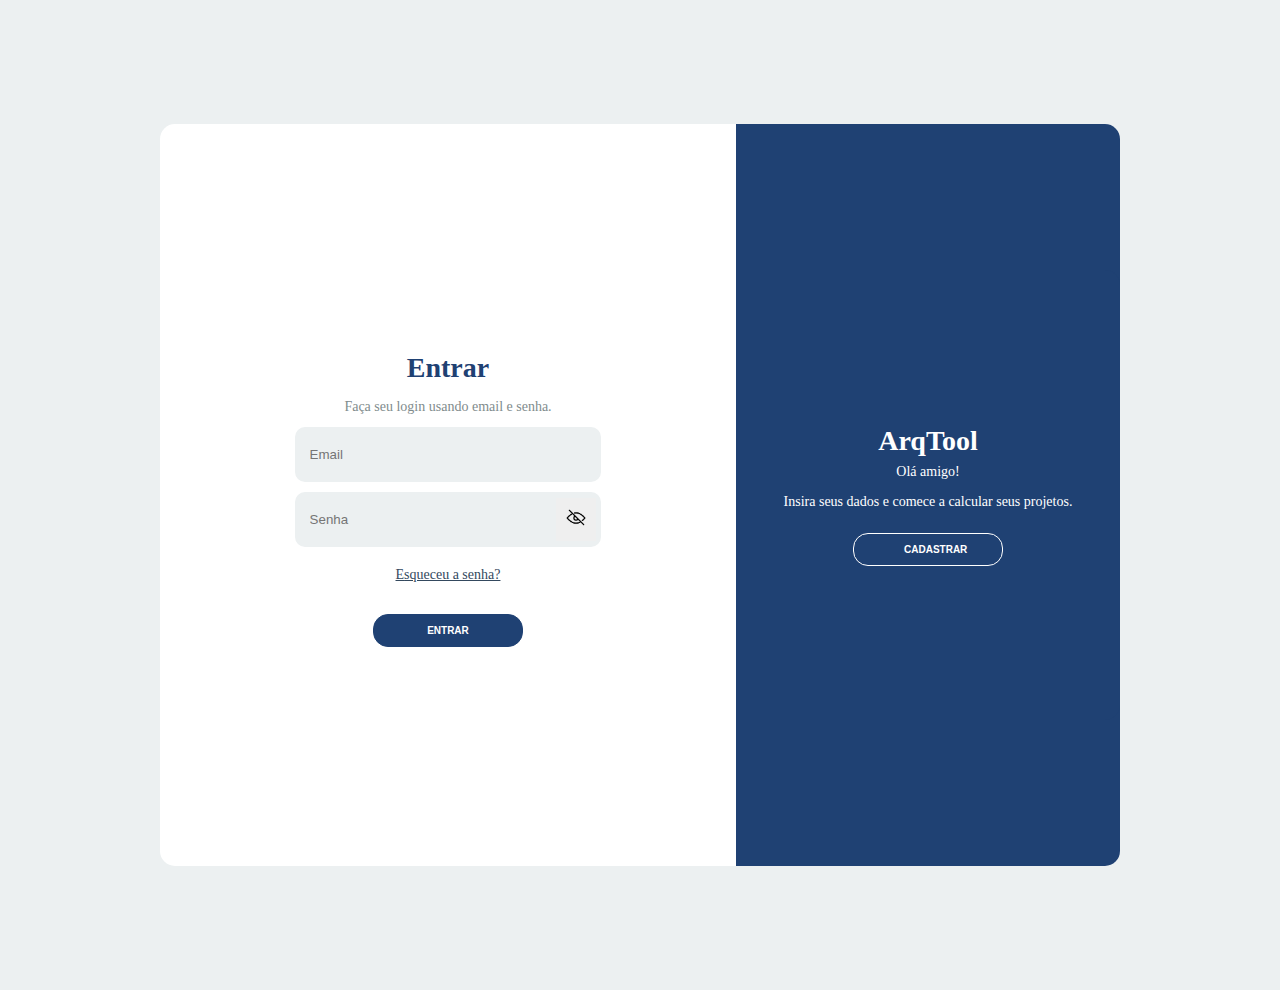
<file: index.html>
<!DOCTYPE html>
<html lang="en">

<head>
    <meta charset="UTF-8">
    <meta name="viewport" content="width=device-width, initial-scale=1.0">
    <title>Login</title>
    <link rel="icon" href="./assets/logo.png" type="image/png">
    <link rel="stylesheet" href="./login-registro/autenticacao.css">
</head>

<body class="sign-in-js">

    <div class="container">
        <div class="content first-content">
            <div class="first-column">
                <h2 class="title title-primary">ArqTool</h2>
                <p class="description description-primary">Bem-vindo de volta!</p>
                <p class="description description-primary">Acesse sua conta agora mesmo.</p>
                <button onclick="irParaLogin()" id="signin" class="btn btn-primary">ENTRAR</button>
            </div>

            <div class="second-column">
                <h2 class="title title-second">Cadastrar</h2>
                <div class="form">
                    <label class="label-input" for="">
                        <i class="far fa-user icon-modify"></i>
                        <input id="nomeCompletoR" type="text" placeholder="Nome e Sobrenome">
                    </label>

                    <label class="label-input" for="">
                        <i class="far fa-envelope icon-modify"></i>
                        <input id="emailR" type="email" placeholder="Email">
                    </label>
                    <label class="label-input" for="">
                        <i class="fas fa-lock icon-modify"></i>
                        <input id="dataNascimentoR" oninput="formatarDataNascimento(this)" type="text" placeholder="Data de nascimento">
                    </label>

                    <label class="label-input" for="">
                        <i class="fas fa-lock icon-modify"></i>
                        <input id="telefoneR" oninput="formatarTelefone(this)" type="tel" placeholder="Telefone">
                    </label>

                    <label class="label-input" for="">
                        <i class="fas fa-lock icon-modify"></i>
                        <input id="senhaR" type="password" placeholder="Senha">
                        <button class="btnTgR" type="button" onclick="toggleVisibilityR('senhaR', 'confirmacaoSenhaR')"
                            tabindex="-1">
                            <img class="fechadoR" src="./assets/olho-fechado.png" alt="olho fechado">
                        </button>
                    </label>

                    <label class="label-input" for="">
                        <i class="fas fa-lock icon-modify"></i>
                        <input id="confirmacaoSenhaR" type="password" placeholder="Confirmação da senha">
                        <button class="btnTgR" type="button" onclick="toggleVisibilityR('senhaR', 'confirmacaoSenhaR')"
                            tabindex="-1">
                            <img class="fechadoR" src="./assets/olho-fechado.png" alt="olho fechado">
                        </button>
                    </label>

                    <button onclick="registro()" class="btn btn-second">CADASTRAR</button>
                </div>
            </div><!-- second column -->
        </div><!-- first content -->
        <div class="content second-content">
            <div class="first-column">
                <h2 class="title title-primary">ArqTool</h2>
                <p class="description description-primary">Olá amigo!</p>
                <p class="description description-primary">Insira seus dados e comece a calcular seus projetos.</p>
                <button onclick="irParaRegistro()" id="signup" class="btn btn-primary">CADASTRAR</button>
            </div>
            <div class="second-column">
                <h2 class="title title-second">Entrar</h2>
                <p class="description description-second">Faça seu login usando email e senha.</p>
                <div class="form">

                    <label class="label-input" for="">
                        <i class="far fa-envelope icon-modify"></i>
                        <input id="emailL" type="email" placeholder="Email">
                    </label>

                    <label class="label-input" for="">
                        <i class="fas fa-lock icon-modify"></i>
                        <input id="senhaL" type="password" placeholder="Senha">
                        <button class="btnTgL" type="button" onclick="toggleVisibilityL()" tabindex="-1">
                            <img class="fechadoL" src="./assets/olho-fechado.png" alt="olho fechado">
                        </button>
                    </label>

                    <a class="password" onclick="irParaRecuperarSenha()">Esqueceu a senha?</a>
                    <button onclick="login()" class="btn btn-second">ENTRAR</button>
                </div>
            </div><!-- second column -->
        </div><!-- second-content -->

        <script src="login-registro/login-registro.js"></script>
</body>

</html>
</file>
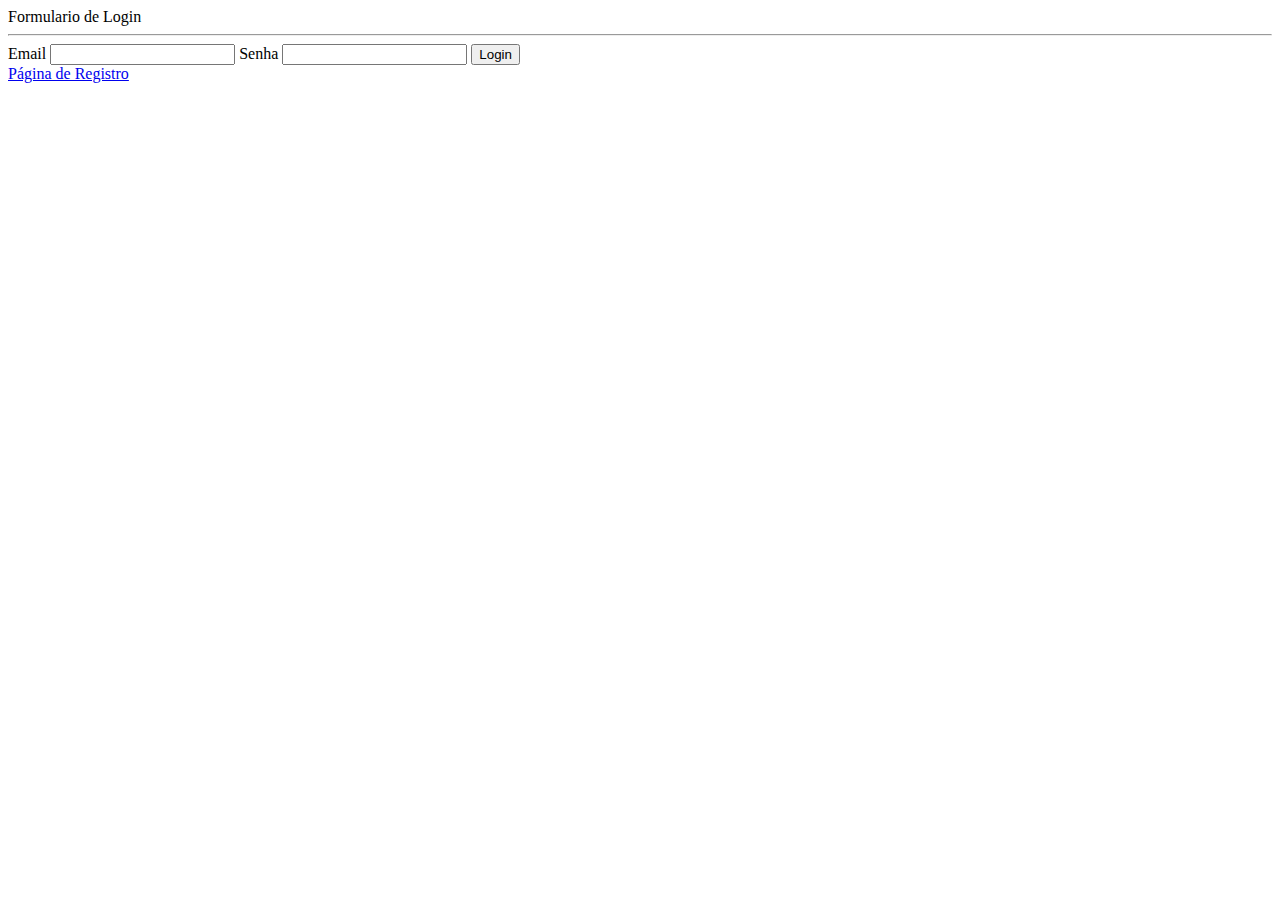
<file: login/index.html>
<!DOCTYPE html>
<html lang="en">

<head>
    <meta charset="UTF-8">
    <meta name="viewport" content="width=device-width, initial-scale=1.0">
    <title>Document</title>
</head>

<body>
    

    <div>
        Formulario de Login
        <hr />

        Email
        <input type="text" id="email"></input>
        Senha
        <input type="text" id="senha"></input>

        <button onclick="login()">Login</button>
    </div>
    
    <a href="../registro/registro.html">Página de Registro</a>
    <script src="login.js"></script>
</body>

</html>
</file>
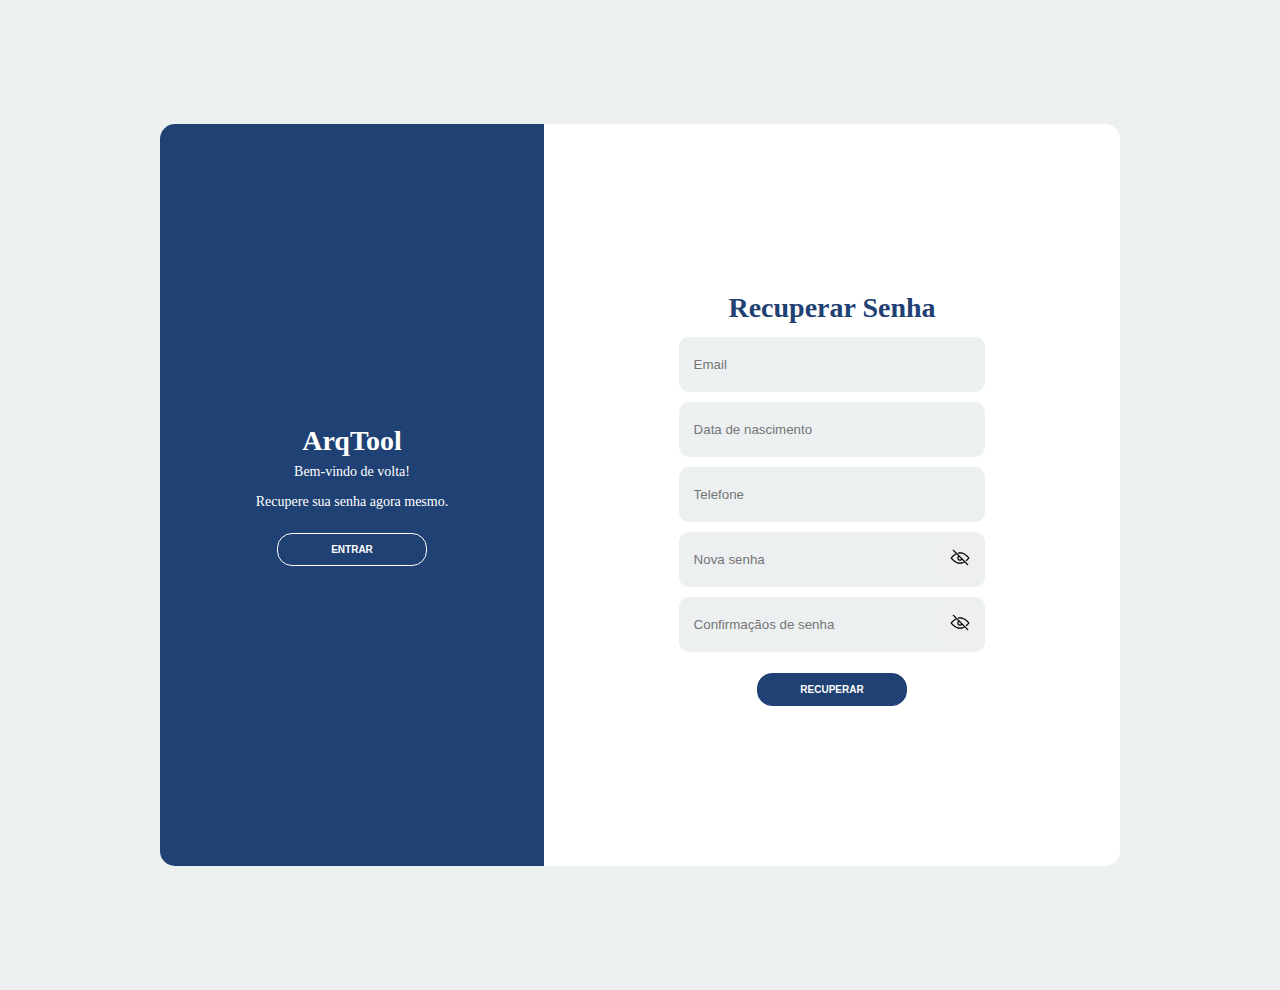
<file: recupere-sua-senha/recupere-sua-senha.html>
<!DOCTYPE html>
<html lang="en">

<head>
    <meta charset="UTF-8">
    <meta name="viewport" content="width=device-width, initial-scale=1.0">
    <title>Recuperar a Senha</title>
    <link rel="icon" href="../assets/logo.png" type="image/png">
    <link rel="stylesheet" href="../login-registro/autenticacao.css">
</head>

<body>

    <div class="container">
        <div class="content first-content">

            <div class="first-column">
                <h2 class="title title-primary">ArqTool</h2>
                <p class="description description-primary">Bem-vindo de volta!</p>
                <p class="description description-primary">Recupere sua senha agora mesmo.</p>
                <button onclick="retornarParaLogin()" class="btn btn-primary">Entrar</button>
            </div>

            <div class="second-column">
                <h2 class="title title-second">Recuperar senha</h2>
                <form class="form">
                    <label class="label-input" for="">
                        <i class="far fa-user icon-modify"></i>
                        <input id="email" type="email" placeholder="Email">
                    </label>

                    <label class="label-input" for="">
                        <i class="far fa-user icon-modify"></i>
                        <input id="dataNascimento" type="text" placeholder="Data de nascimento">
                    </label>

                    <label class="label-input" for="">
                        <i class="far fa-user icon-modify"></i>
                        <input id="telefone" type="text" placeholder="Telefone">
                    </label>

                    <label class="label-input" for="">
                        <i class="far fa-user icon-modify"></i>
                        <input id="senha" type="password" placeholder="Nova senha">
                        <button class="btnTgR" type="button" onclick="toggleVisibility()" tabindex="-1">
                            <img class="fechadoR" src="../assets/olho-fechado.png" alt="olho fechado">
                        </button>
                    </label>

                    <label class="label-input" for="">
                        <i class="far fa-user icon-modify"></i>
                        <input id="confirmacaoSenha" type="password" placeholder="Confirmaçãos de senha">
                        <button class="btnTgR" type="button" onclick="toggleVisibility()" tabindex="-1">
                            <img class="fechadoR" src="../assets/olho-fechado.png" alt="olho fechado">
                        </button>
                    </label>

                    <button onclick="recuperarSenha()" class="btn btn-second">Recuperar</button>
                </form>
            </div> <!-- second column -->
        </div> <!-- first content -->
    </div>

    </div>

    <script src="recupere-sua-senha.js"></script>
</body>

</html>
</file>
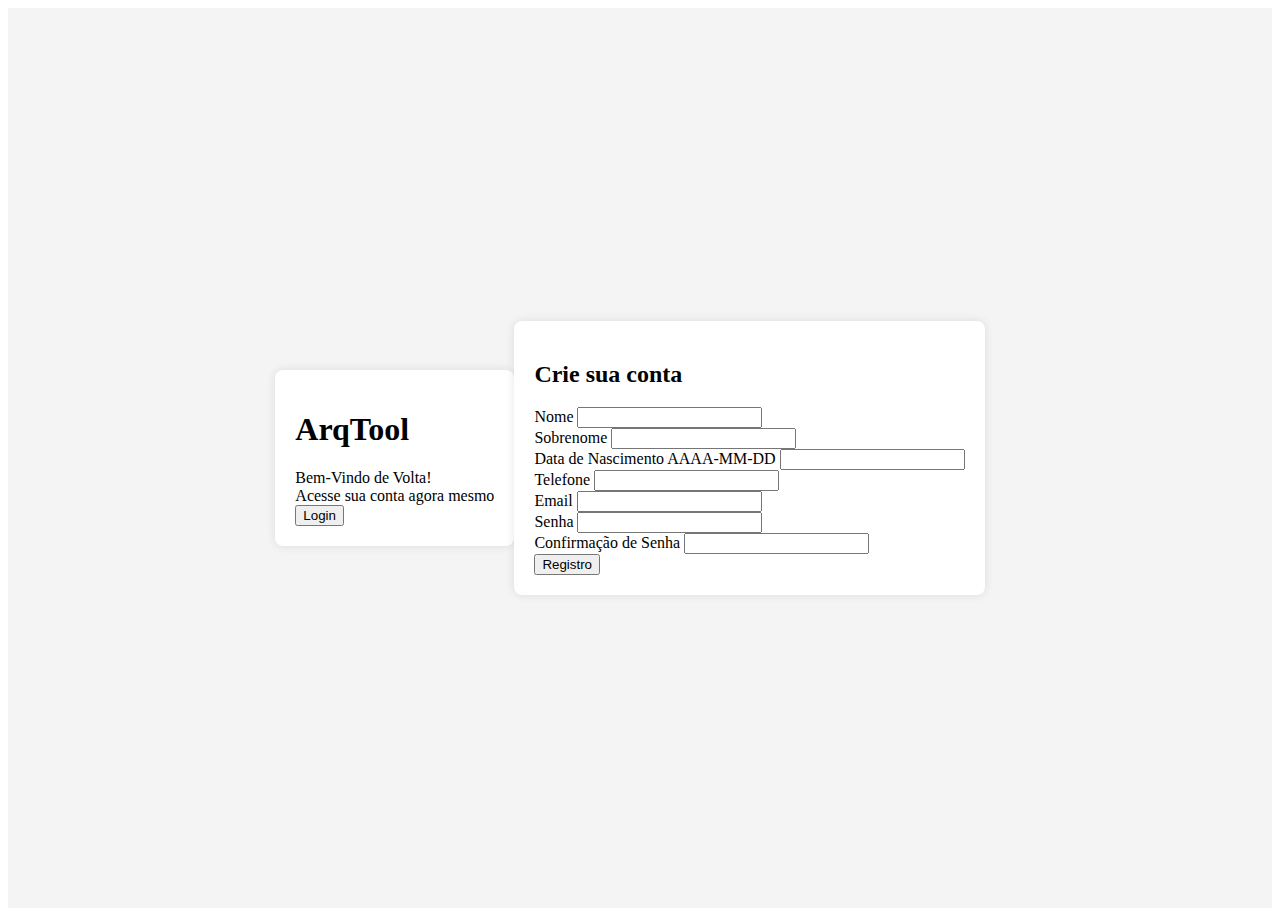
<file: registro/registro.html>
<!DOCTYPE html>
<html lang="en">
<head>
    <meta charset="UTF-8">
    <meta name="viewport" content="width=device-width, initial-scale=1.0">
    <title>Registro</title>
    <link rel="stylesheet" href="./registro.css">
    <link rel="icon" href="../assets/logo.png" type="image/png">
</head>
<body>
    
    <div class="container">

        <div class="info">
            <h1 class="info-title">ArqTool</h1>
        
            <div class="greeting">
                <div class="greeting-title">Bem-Vindo de Volta!</div>
                
                <div class="greeting-description">
                    <div>Acesse sua conta agora mesmo</div>
                </div>
            </div>
        
            <button class="register-button" onClick="irParaLogin()">Login</button>
        </div>

        <div class="registration-form">
            <h2>Crie sua conta</h2>
        
            <div class="form-group">
                <label for="nome">Nome</label>
                <input type="text" id="nome">
            </div>
        
            <div class="form-group">
                <label for="sobrenome">Sobrenome</label>
                <input type="text" id="sobrenome">
            </div>
        
            <div class="form-group">
                <label for="dataNascimento">Data de Nascimento AAAA-MM-DD</label>
                <input type="text" id="dataNascimento">
            </div>
        
            <div class="form-group">
                <label for="telefone">Telefone</label>
                <input type="text" id="telefone">
            </div>
        
            <div class="form-group">
                <label for="email">Email</label>
                <input type="text" id="email">
            </div>
        
            <div class="form-group">
                <label for="senha">Senha</label>
                <input type="password" id="senha">
            </div>
        
            <div class="form-group">
                <label for="confirmacaoSenha">Confirmação de Senha</label>
                <input type="password" id="confirmacaoSenha">
            </div>
        
            <button onclick="registro()">Registro</button>
        </div>    

    </div>

    <script src="registro.js"></script>
</body>
</html>
</file>
<file: login-registro/autenticacao.css>
@import url('https://fonts.googleapis.com/css2?family=Roboto&display=swap');
* {
    margin: 0;
    padding: 0;
    box-sizing: border-box;
}

.fechadoR {
    width: 30px;  /* Ajuste a largura desejada */
    height: auto; /* Mantém a proporção da imagem */
}

.fechadoL {
    width: 30px;  /* Ajuste a largura desejada */
    height: auto; /* Mantém a proporção da imagem */
}

.btnTgR {
    border: none;
}

.btnTgL {
    border: none;
}

.container {
    display: flex;
    justify-content: center;
    align-items: center;
    height: 110vh;
    background-color: #ecf0f1;
}
.content {
    background-color: #fff;
    border-radius: 15px;
    width: 960px;
    height: 50%;
    justify-content: space-between;
    align-items: center;
    position: relative;
}
.content::before {
    content: "";
    position: absolute;
    background-color: #1F4173;
    width: 40%;
    height: 100%;
    border-top-left-radius: 15px;
    border-bottom-left-radius: 15px;


    left: 0;
}
.title {
    font-size: 28px;
    font-weight: bold;
    text-transform: capitalize;
}
.title-primary {
    color: #fff;
}
.title-second {
    color: #1F4173;
    margin: 8px;
}
.description {
    font-size: 14px;
    font-weight: 300;
    line-height: 30px;
}
.description-primary {
    color: #fff;
}
.description-second {
    color: #7f8c8d;
}
.btn {
    border-radius: 15px;
    text-transform: uppercase;
    color: #fff;
    font-size: 10px;
    padding: 10px 50px;
    cursor: pointer;
    font-weight: bold;
    width: 150px;
    align-self: center;
    border: none;
    margin-top: 1rem;
}
.btn-primary {
    background-color: transparent;
    border: 1px solid #fff;
    transition: background-color .5s;
   position: relative;
  align-items: center;
  justify-content: center;
        
        
}
.btn-primary:hover {
    background-color: #fff;
    color: #1F4173;
}
.btn-second {
    background-color: #1F4173;
    border: 1px solid #1F4173;
    transition: background-color .5s;
    display: flex;
    align-items: center;
    justify-content: center;
}
.btn-second:hover {
    background-color: #fff;
    border: 1px solid #1F4173;
    color: #1F4173;
}
.first-content {
    height: 75%;
    display: flex;
}
.first-content .second-column {
    z-index: 11;
}
.first-column {
    text-align: center;
    width: 40%;
    z-index: 10;
}
.second-column {
    width: 60%;
    display: flex;
    flex-direction: column;
    align-items: center;
    
}

.fechadoR {
    border: none;
    height: 20px;
    width: 20px;
    margin: 10px;
}

.fechadoL {
    border: none;
    height: 20px;
    width: 20px;
    margin: 10px;

}

.social-media {
    margin: 1rem 0;
}
.link-social-media:not(:first-child){
    margin-left: 10px;
}
.link-social-media .item-social-media {
    transition: background-color .5s;
}
.link-social-media:hover .item-social-media{
    background-color: #1F4173;
    color: #fff;
    border-color: #1F4173;
}
.list-social-media {
    display: flex;
    list-style-type: none;
}
.item-social-media {
    border: 1px solid #bdc3c7;
    border-radius: 50%;
    width: 35px;
    height: 35px;
    line-height: 35px;
    text-align: center;
    color: #95a5a6;
}
.form {
    display: flex;
    flex-direction: column;
    width: 55%;
}
.form input {
    height: 45px;
    width: 100%;
    border: none;
    background-color: #ecf0f1;
}
input:-webkit-autofill 
{    
    -webkit-box-shadow: 0 0 0px 1000px #ecf0f1 inset !important;
    -webkit-text-fill-color: #000 !important;
}
.label-input {
    background-color: #ecf0f1;
    display: flex;
    align-items: center;
    margin: 5px;
    border-radius: 10px; /* arredondando as bordas */
    padding: 5px; /* espaço interno para conteúdo */
    
    
}
.icon-modify {
    color: #7f8c8d;
    padding: 0 5px;
}

/* second content*/

.second-content {
    position: absolute;
    display: flex;
}
.second-content .first-column {
    order: 2;
    z-index: -1;
}
.second-content .second-column {
    order: 1;
    z-index: -1;
}
.password {
    color: #34495e;
    font-size: 14px;
    margin: 15px 0;
    text-align: center;
    cursor: pointer; 
    text-decoration: underline; 
}
.password::first-letter {
    text-transform: capitalize;
}



.sign-in-js .first-content .first-column {
    z-index: -1;
}

.sign-in-js .second-content .second-column {
    z-index: 11;
}
.sign-in-js .second-content .first-column {
    z-index: 13;
}

.sign-in-js .content::before {
    left: 60%;
    border-top-left-radius: 0;
    border-bottom-left-radius: 0;
    border-top-right-radius: 15px;
    border-bottom-right-radius: 15px;
    animation: slidein 0.3s ease-in-out; /* Alterado para ease-in-out */

    z-index: 12;
}

.sign-up-js .content::before {
    animation: slideout 0.3s ease-in-out; /* Alterado para ease-in-out */

    z-index: 12;
}

@keyframes slidein {
    from {
        left: 0;
    }
    to {
        left: 10%;
    }
}

@keyframes slideout {
    from {
        left: 10%;
    }
    to {
        left: 0;
    }
}

.sign-up-js .second-content .first-column,
.sign-up-js .second-content .second-column {
    z-index: -1;
}

.sign-up-js .first-content .second-column {
    z-index: 11;
}

.sign-up-js .first-content .first-column {
    z-index: 13;    
}


/* DESLOCAMENTO CONTEÚDO ATRÁS DO CONTENT:BEFORE*/
.sign-in-js .first-content .second-column {

    z-index: -1;
    position: relative;
    animation: deslocamentoEsq 0.1s; /*MODIFIQUEI DE 3s PARA 1.3s*/
}

.sign-up-js .second-content .second-column {
    position: relative;
    z-index: -1;
    animation: deslocamentoDir 0.1s; /*MODIFIQUEI DE 3s PARA 1.3s*/
}

/*ANIMAÇÃOO CSS PARA O CONTEÚDO*/

@keyframes deslocamentoEsq {

    from {
        left: 0;
        opacity: 1;
        z-index: 12;
    }

    25% {
        left: -80px;
        opacity: .5;
        /* z-index: 12; NÃO HÁ NECESSIDADE */
    }

    50% {
        left: -100px;
        opacity: .2;
        /* z-index: 12; NÃO HÁ NECESSIDADE */
    }

    to {
        left: -110px;
        opacity: 0;
        z-index: -1;
    }
}


@keyframes deslocamentoDir {

    from {
        left: 0;
        z-index: 12;
    }

    25% {
        left: 80px;
        /* z-index: 12;  NÃO HÁ NECESSIDADE*/
    }

    50% {
        left: 100px;
        /* z-index: 12; NÃO HÁ NECESSIDADE*/
        /* background-color: yellow;  Exemplo que dei no vídeo*/
    }

    to {
        left: 110px;
        z-index: -1;
    }
}


/*ANIMAÇÃO CSS*/

@keyframes slidein {

    from {
        left: 0;
        width: 40%;
    }

    25% {
        left: 5%;
        width: 50%;
    }

    50% {
        left: 25%;
        width: 60%;
    }

    75% {
        left: 45%;
        width: 50%;
    }

    to {
        left: 60%;
        width: 40%;
    }
}

@keyframes slideout {

    from {
        left: 60%;
        width: 40%;
    }

    25% {
        left: 45%;
        width: 50%;
    }

    50% {
        left: 25%;
        width: 60%;
    }

    75% {
        left: 5%;
        width: 50%;
    }

    to {
        left: 0;
        width: 40%;
    }
}

/*VERSÃO MOBILE*/
@media screen and (max-width: 1040px) {
    .content {
        width: 100%;
        height: 100%;
    }

    .content::before {
        width: 100%;
        height: 40%;
        top: 0;
        border-radius: 0;
    }
    .first-content, .second-content {
        flex-direction: column;
        justify-content: space-around;
    }

    .first-column, .second-column {
        width: 100%;
    }
    
    .sign-in-js .content::before {
        top: 60%;
        left: 0;
        border-radius: 0;

    }

    .form {
        width: 90%;
    }
    
    /* ANIMAÇÃO MOBILE CSS*/

    @keyframes deslocamentoEsq {

        from {
            top: 0;
            opacity: 1;
            z-index: 12;
        }
    
        25% {
            top: -80px;
            opacity: .5;
            /* z-index: 12; NÃO HÁ NECESSIDADE */
        }
    
        50% {
            top: -100px;
            opacity: .2;
            /* z-index: 12; NÃO HÁ NECESSIDADE */
        }
    
        to {
            top: -110px;
            opacity: 0;
            z-index: -1;
        }
    }
    
    
    @keyframes deslocamentoDir {
    
        from {
            top: 0;
            z-index: 12;
        }
    
        25% {
            top: 80px;
            /* z-index: 12;  NÃO HÁ NECESSIDADE*/
        }
    
        50% {
            top: 100px;
            /* z-index: 12; NÃO HÁ NECESSIDADE*/
            /* background-color: yellow;  Exemplo que dei no vídeo*/
        }
    
        to {
            top: 110px;
            z-index: -1;
        }
    }
    
    
    
    @keyframes slidein {
    
        from {
            top: 0;
            height: 40%;
        }
    
        25% {
            top: 5%;
            height: 50%;
        }
    
        50% {
            top: 25%;
            height: 60%;
        }
    
        75% {
            top: 45%;
            height: 50%;
        }
    
        to {
            top: 60%;
            height: 40%;
        }
    }
    
    @keyframes slideout {
    
        from {
            top: 60%;
            height: 40%;
        }
    
        25% {
            top: 45%;
            height: 50%;
        }
    
        50% {
            top: 25%;
            height: 60%;
        }
    
        75% {
            top: 5%;
            height: 50%;
        }
    
        to {
            top: 0;
            height: 40%;
        }
    }
   
}

@media screen and (max-width: 740px) {
    .form {
        width: 50%;
    }
}

@media screen and (max-width: 425px) {
    .form {
        width: 100%;
    }
}
</file>
<file: registro/registro.css>
/* Centralizar conteúdo na página */
.container {
    display: flex;
    justify-content: center;
    align-items: center;
    height: 100vh;
    background-color: #f4f4f4; /* Cor de fundo de exemplo */
}

/* Estilo para o formulário de login */
.registration-form {
    background-color: #ffffff; /* Cor de fundo do formulário */
    padding: 20px;
    border-radius: 8px;
    box-shadow: 0px 0px 10px rgba(0, 0, 0, 0.1); /* Sombra suave */
    margin-right: 20px; /* Espaçamento entre os elementos */
}

/* Estilo para a seção de informações */
.info {
    background-color: #ffffff; /* Cor de fundo da seção de informações */
    padding: 20px;
    border-radius: 8px;
    box-shadow: 0px 0px 10px rgba(0, 0, 0, 0.1); /* Sombra suave */
}
</file>
